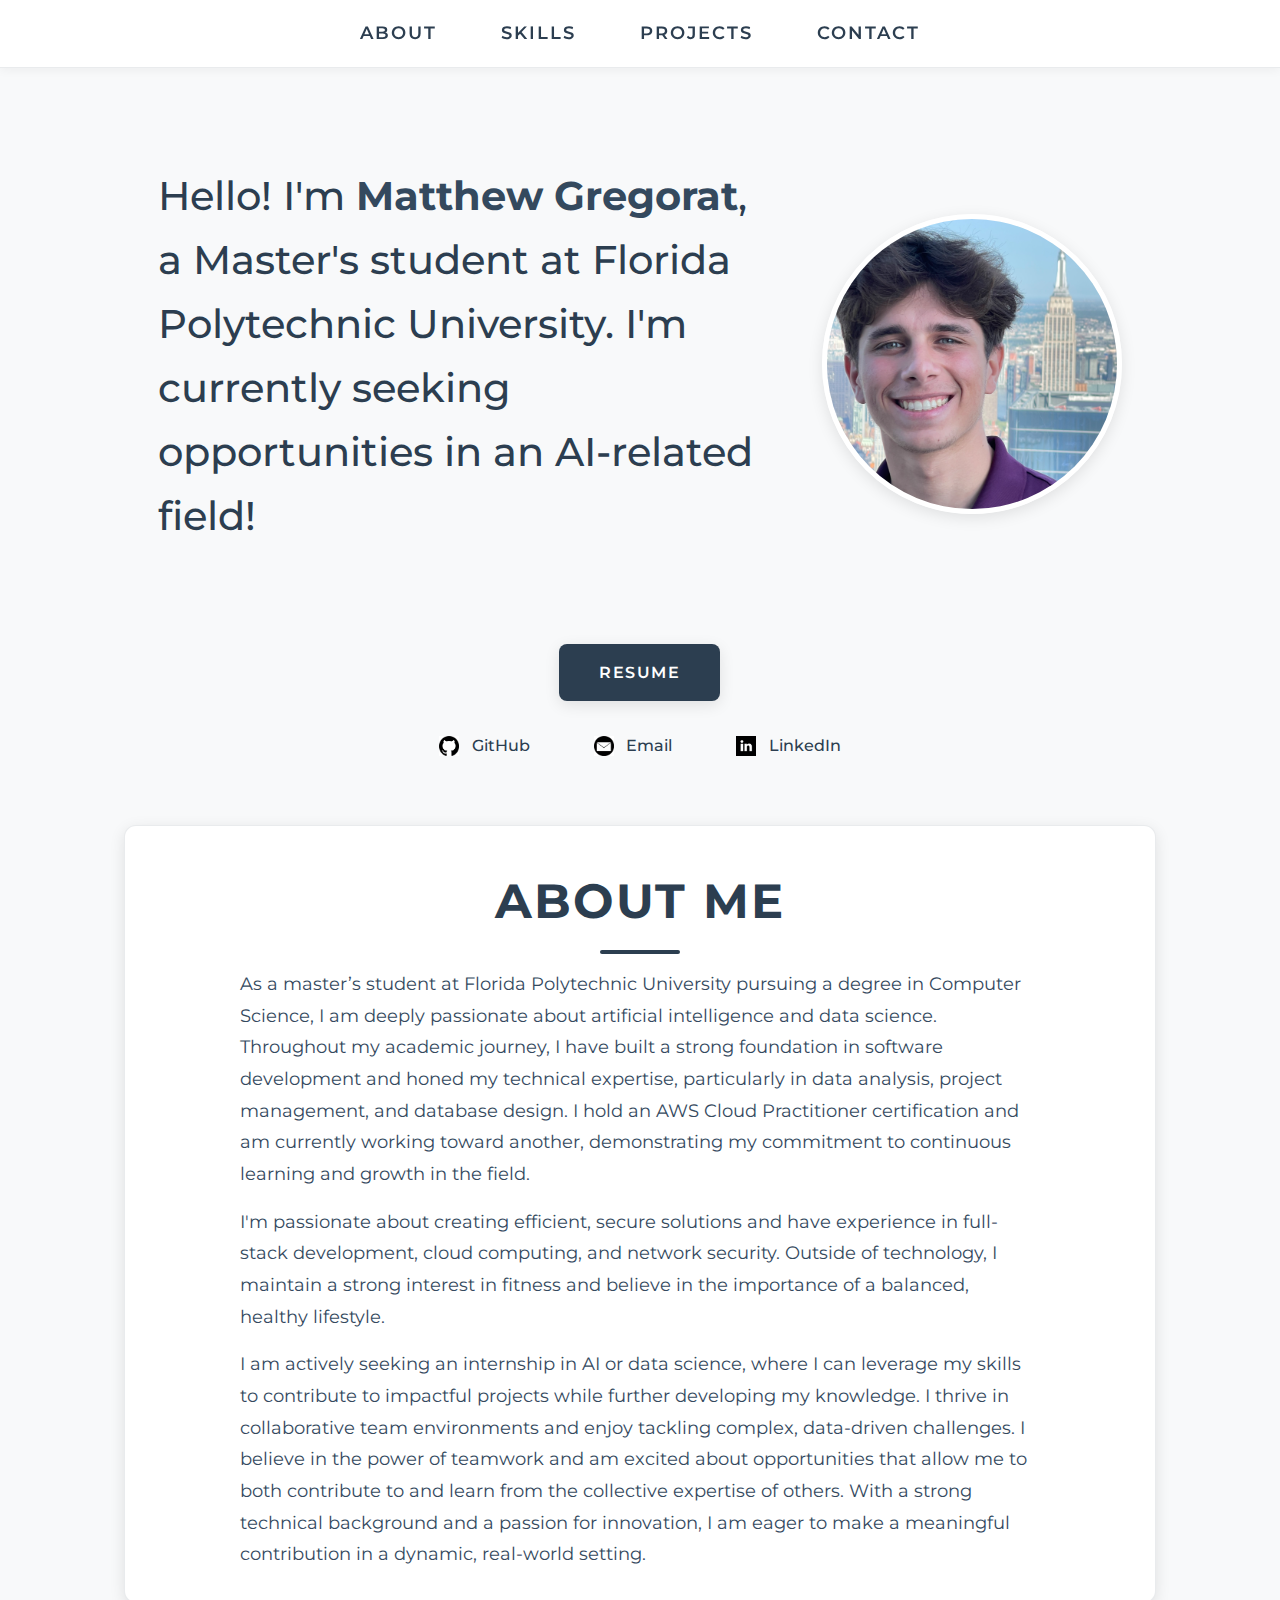
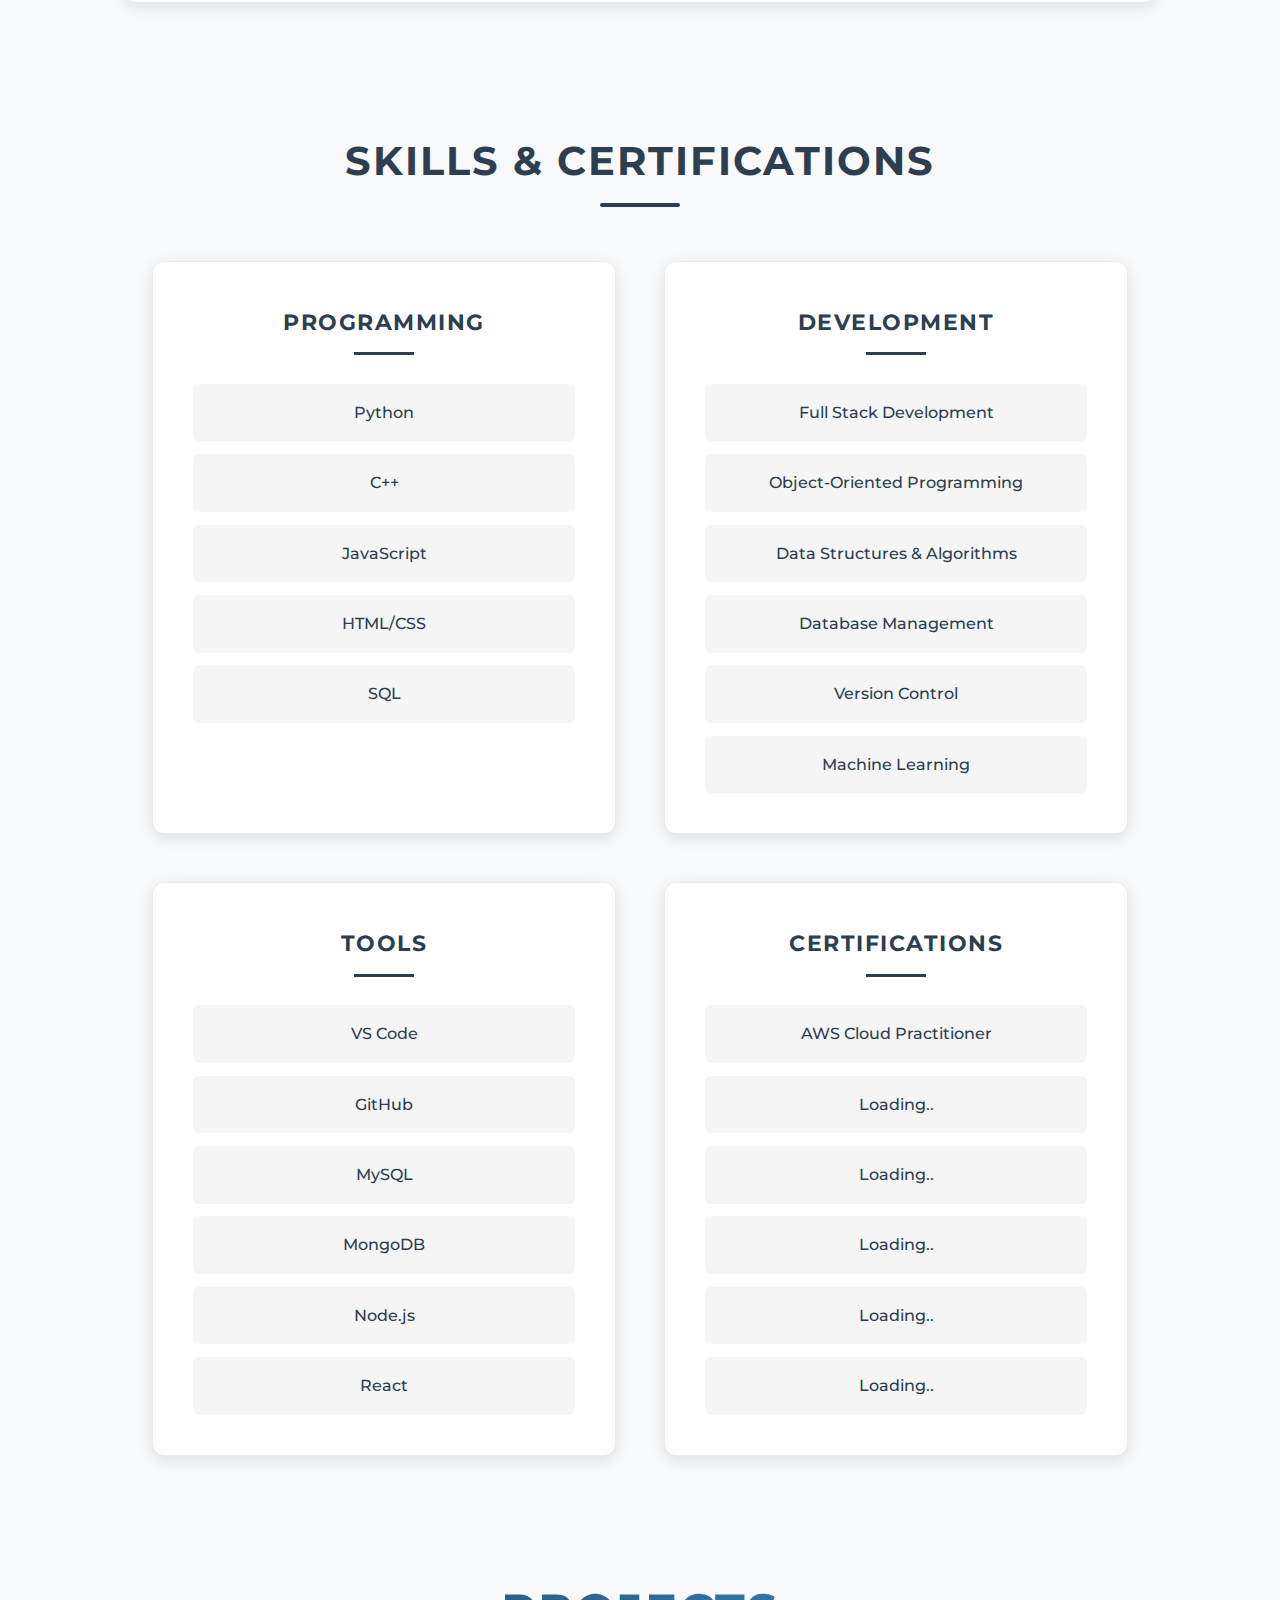
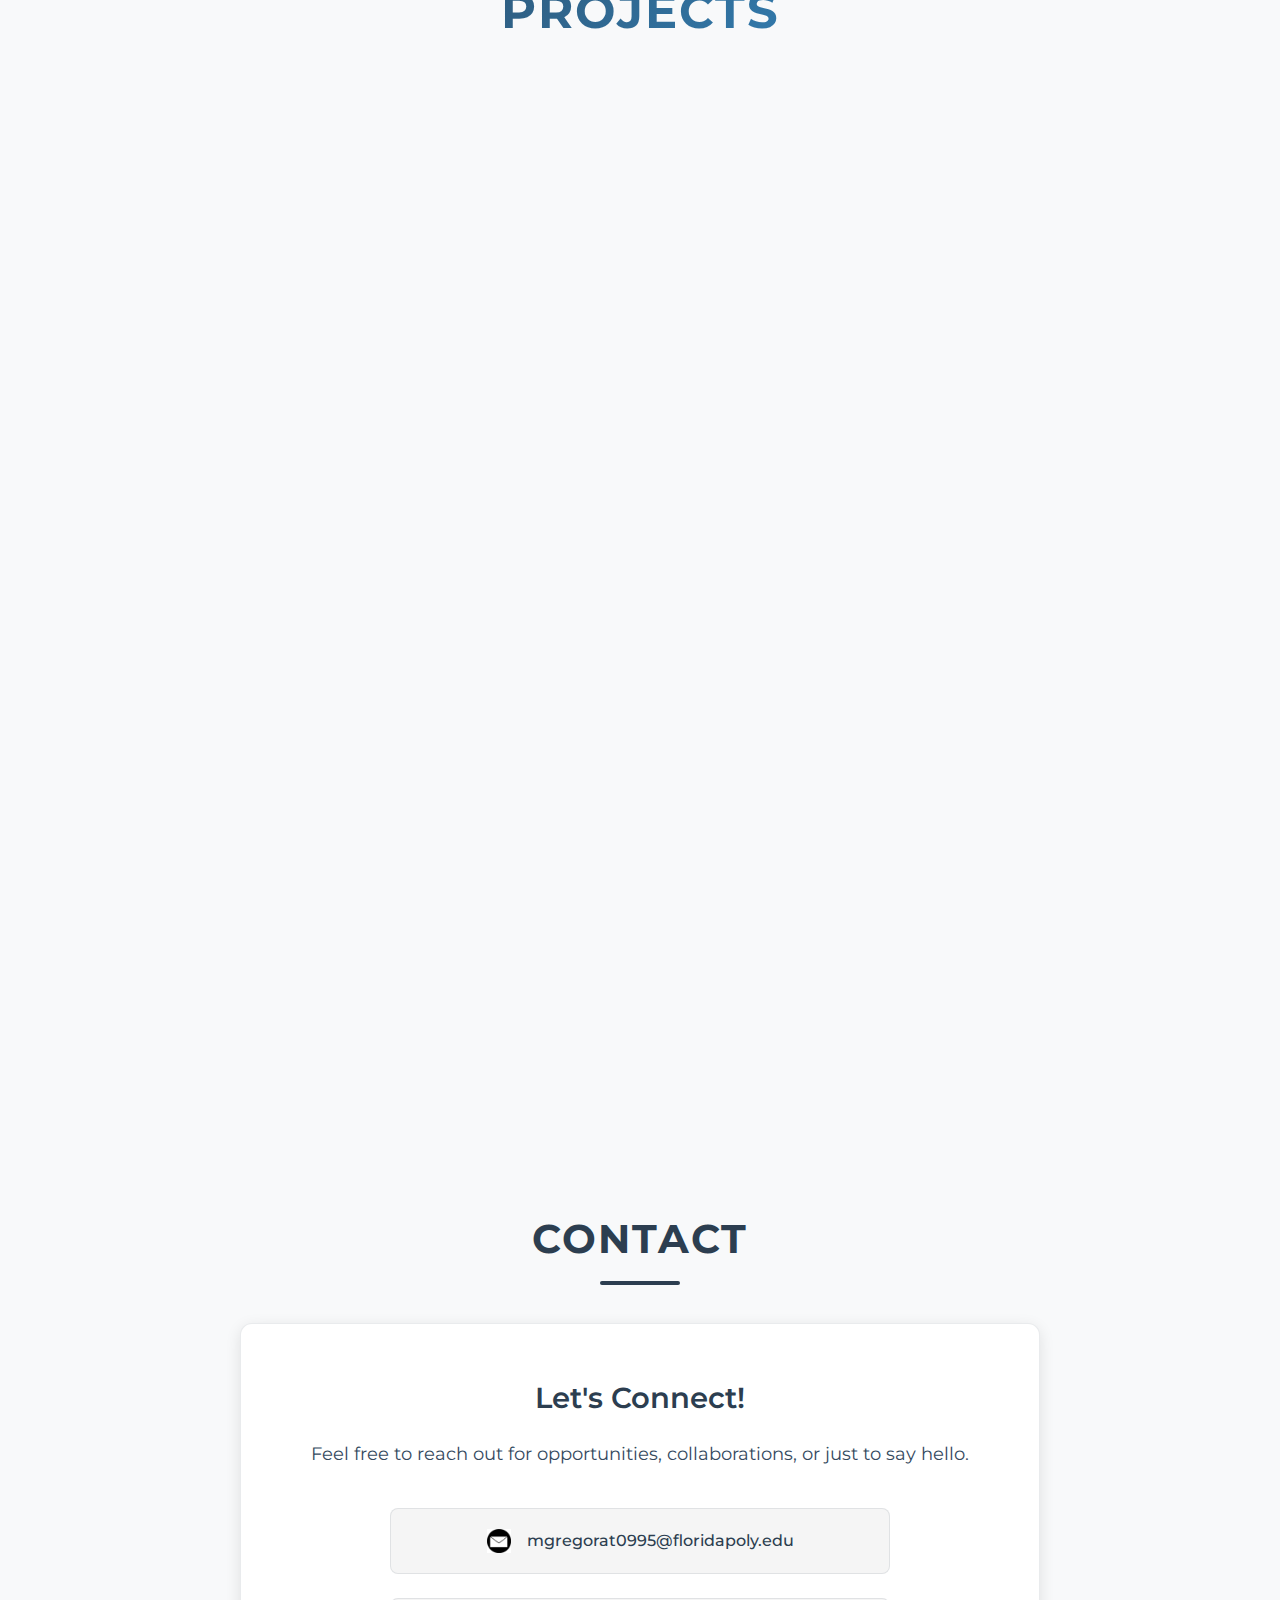
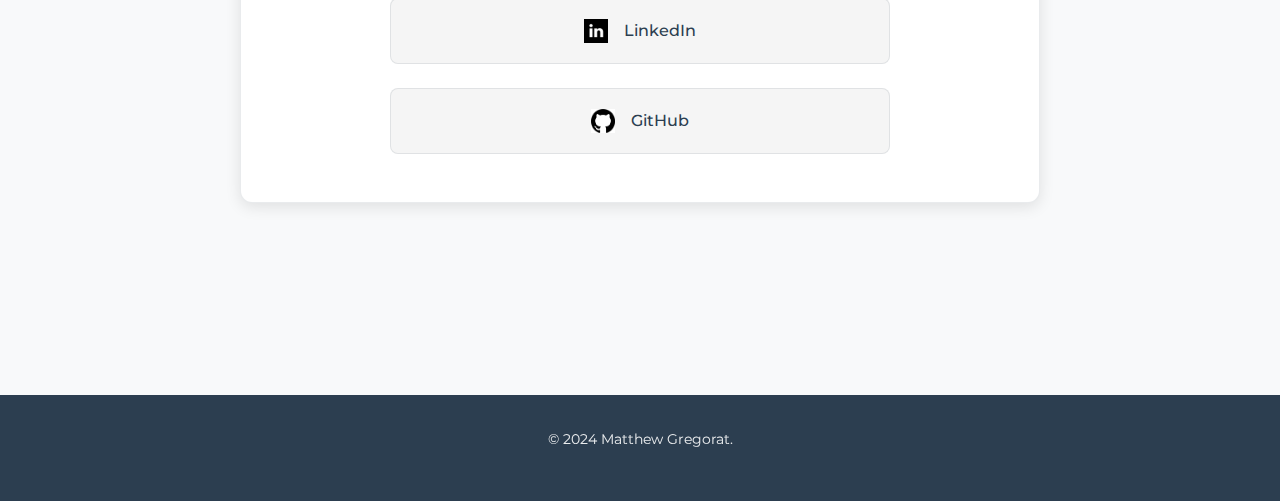
<file: index.html>
<!DOCTYPE html>
<html lang="en">
<head>
    <meta charset="UTF-8">
    <meta name="viewport" content="width=device-width, initial-scale=1.0">
    <title>Matthew Gregorat - Portfolio</title>
    <link rel="stylesheet" href="css/navigation.css">
    <link rel="stylesheet" href="css/style.css">
    <link rel="stylesheet" href="css/skills.css">
    <link rel="stylesheet" href="css/contact.css">
    <link rel="stylesheet" href="css/about.css">
    <link rel="stylesheet" href="css/projects.css">
    <link href="https://fonts.googleapis.com/css2?family=Montserrat:wght@400;500;600;700&display=swap" rel="stylesheet">
</head>
<body>
    <!-- Navigation -->
    <header class="main-navigation">
        <nav>
            <ul>
                <li><a href="#about">About</a></li>
                <li><a href="#skills">Skills</a></li>
                <li><a href="#projects">Projects</a></li>
                <li><a href="#contact">Contact</a></li>
            </ul>
        </nav>
    </header>

    <main>
        <!-- About Section -->
        <section id="about" class="section">
            <div class="profile-section">
                <div class="profile-content">
                    <p class="intro-text">Hello! I'm <span class="name-highlight">Matthew Gregorat</span>, a Master's student at Florida Polytechnic University. I'm currently seeking opportunities in an AI-related field!</p>
                    <div class="profile-image">
                        <img src="images/profile.jpg" alt="Matthew Gregorat">
                    </div>
                </div>
                <div class="profile-buttons">
                    <a href="./documents/NewResume.pdf" class="resume-button" target="_blank">Resume</a>
                    <div class="social-buttons">
                        <a href="https://github.com/mgregorat" target="_blank">
                            <img src="./images/github.png" alt="GitHub" class="icon"> GitHub
                        </a>
                        <a href="mailto:mgregorat0995@floridapoly.edu">
                            <img src="./images/email.png" alt="Email" class="icon"> Email
                        </a>
                        <a href="https://www.linkedin.com/in/matthew-gregorat" target="_blank">
                            <img src="./images/linkedin.jpg" alt="LinkedIn" class="icon"> LinkedIn
                        </a>
                    </div>
                </div>
            </div>
        </section>

        <!-- About Paragraph Section -->
        <section id="para" class="section section--compact section--minimal-spacing">
            <div class="paraMatthew">
                <div class="paraMatthew__container">
                    <h2 class="paraMatthew__title">About Me</h2>
                    <div class="paraMatthew__content">
                        <p class="paraMatthew__text">
                            As a master’s student at Florida Polytechnic University pursuing a degree in Computer Science, I am deeply passionate about artificial intelligence and data science. Throughout my academic journey, I have built a strong foundation in software development and honed my technical expertise, particularly in data analysis, project management, and database design. I hold an AWS Cloud Practitioner certification and am currently working toward another, demonstrating my commitment to continuous learning and growth in the field.
                        </p>
                        <p class="paraMatthew__text">
                            I'm passionate about creating efficient, secure solutions and have experience in full-stack development, 
                            cloud computing, and network security. Outside of technology, I maintain a strong interest in fitness 
                            and believe in the importance of a balanced, healthy lifestyle.
                        </p>
                        <p class="paraMatthew__text">
                            I am actively seeking an internship in AI or data science, where I can leverage my skills to contribute to impactful projects while further developing my knowledge. I thrive in collaborative team environments and enjoy tackling complex, data-driven challenges. I believe in the power of teamwork and am excited about opportunities that allow me to both contribute to and learn from the collective expertise of others. With a strong technical background and a passion for innovation, I am eager to make a meaningful contribution in a dynamic, real-world setting.
                        </p>
                    </div>
                </div>
            </div>
        </section>

        <!-- Skills Section -->
        <section id="skills" class="section section--compact section--minimal-spacing">
            <div class="skills-section">
                <h2>Skills & Certifications</h2>
                <div class="skills-container">
                    <div class="skill-category">
                        <h3>Programming</h3>
                        <ul>
                            <li>Python</li>
                            <li>C++</li>
                            <li>JavaScript</li>
                            <li>HTML/CSS</li>
                            <li>SQL</li>
                        </ul>
                    </div>
                    
                    <div class="skill-category">
                        <h3>Development</h3>
                        <ul>
                            <li>Full Stack Development</li>
                            <li>Object-Oriented Programming</li>
                            <li>Data Structures & Algorithms</li>
                            <li>Database Management</li>
                            <li>Version Control</li>
                            <li>Machine Learning</li>
                        </ul>
                    </div>
                    
                    <div class="skill-category">
                        <h3>Tools</h3>
                        <ul>
                            <li>VS Code</li>
                            <li>GitHub</li>
                            <li>MySQL</li>
                            <li>MongoDB</li>
                            <li>Node.js</li>
                            <li>React</li>
                        </ul>
                    </div>
                    
                    <div class="skill-category">
                        <h3>Certifications</h3>
                        <ul>
                            <li>AWS Cloud Practitioner</li>
                            <li>Loading..</li>
                            <li>Loading..</li>
                            <li>Loading..</li>
                            <li>Loading..</li>
                            <li>Loading..</li>
                        </ul>
                    </div>
                </div>
            </div>
        </section>

        <!-- Projects Section -->
        <section id="projects" class="section section--compact section--minimal-spacing section--reduced-bottom">
            <div class="projectsMatthew">
                <h2 class="projectsMatthew__title">Projects</h2>
                
             

                <!-- Project 2 - Right Aligned -->
                <div class="projectsMatthew__item projectsMatthew__item--right">
                    <div class="projectsMatthew__info">
                        <h3>Stock Price Predictor</h3>
                        <div class="projectsMatthew__tags">
                            <span>Python</span>
                            <span>Apache Kafka</span>
                            <span>Machine Learning</span>
                        </div>
                        <p>A real-time stock market prediction system using data streaming and machine learning. 
                            Achieved 85% accuracy in trend prediction using neural networks and big data processing.</p>
                        <div class="projectsMatthew__links">
                        </div>
                    </div>
                    <div class="projectsMatthew__image">
                        <img src="images/stock.png" alt="Project 2">
                    </div>
                </div>

                   <!-- Project 1 - Left Aligned -->
                   <div class="projectsMatthew__item projectsMatthew__item--left">
                    <div class="projectsMatthew__image">
                        <img src="images/portfolio.png" alt="Project 1">
                    </div>
                    <div class="projectsMatthew__info">
                        <h3>Portfolio Website</h3>
                        <div class="projectsMatthew__tags">
                            <span>HTML</span>
                            <span>CSS</span>
                            <span>JavaScript</span>
                        </div>
                        <p>This website! - A responsive personal portfolio website built from scratch. Features smooth animations, 
                           clean UI/UX design, and modern web development practices.</p>
                        <div class="projectsMatthew__links">
                        </div>
                    </div>
                </div>
                <!-- Project 3 - Left Aligned -->
                <div class="projectsMatthew__item projectsMatthew__item--right">
                    <div class="projectsMatthew__image">
                        <img src="images/weather.png" alt="Project 3">
                    </div>
                    <div class="projectsMatthew__info">
                        <h3>Weather Dashboard</h3>
                        <div class="projectsMatthew__tags">
                            <span>JavaScript (React)</span>
                            <span>API Integration</span>
                            <span>CSS</span>
                        </div>
                        <p>A weather dashboard that provides real-time weather data and forecasts 
                           using external API integration and dynamic updates.</p>
                        <div class="projectsMatthew__links">
                        </div>
                    </div>
                </div>
            </div>
        </section>

        <!-- Contact Section -->
        <section id="contact" class="section">
            <div class="contact-section">
                <h2>Contact</h2>
                <div class="contact-container">
                    <div class="contact-info">
                        <h3>Let's Connect!</h3>
                        <p>Feel free to reach out for opportunities, collaborations, or just to say hello.</p>
                        <div class="contact-methods">
                            <a href="mailto:mgregorat0995@floridapoly.edu" class="contact-item">
                                <img src="./images/email.png" alt="Email" class="contact-icon">
                                <span>mgregorat0995@floridapoly.edu</span>
                            </a>
                            <a href="https://www.linkedin.com/in/matthew-gregorat" target="_blank" class="contact-item">
                                <img src="./images/linkedin.jpg" alt="LinkedIn" class="contact-icon">
                                <span>LinkedIn</span>
                            </a>
                            <a href="https://github.com/mgregorat" target="_blank" class="contact-item">
                                <img src="./images/github.png" alt="GitHub" class="contact-icon">
                                <span>GitHub</span>
                            </a>
                        </div>
                    </div>
                </div>
            </div>
        </section>
    </main>

    <footer>
        <p>&copy; 2024 Matthew Gregorat.</p>
    </footer>
</body>
</html>
</file>
<file: css/navigation.css>
/* Navigation Menu - Completely Separated */
.main-navigation {
    background-color: white;
    padding: 1.2rem 0;
    margin-bottom: 2rem;
    box-shadow: 0 2px 10px rgba(0, 0, 0, 0.05);
    position: sticky;
    top: 0;
    z-index: 1000;
    border-bottom: 1px solid rgba(44, 62, 80, 0.1);
}

.main-navigation nav {
    max-width: 1200px;
    margin: 0 auto;
    padding: 0 2rem;
}

.main-navigation nav ul {
    list-style: none;
    display: flex;
    justify-content: center;
    gap: 4rem;
    margin: 0;
    padding: 0;
}

.main-navigation nav ul li a {
    position: relative;
    text-decoration: none;
    color: #2c3e50;
    font-family: 'Montserrat', sans-serif;
    font-size: 1.1rem;
    font-weight: 600;
    text-transform: uppercase;
    letter-spacing: 2px;
    padding: 0.5rem 0;
    transition: color 0.3s ease;
}

.main-navigation nav ul li a::after {
    content: '';
    position: absolute;
    bottom: -2px;
    left: 0;
    width: 0;
    height: 2px;
    background-color: #2c3e50;
    transition: width 0.3s ease;
}

.main-navigation nav ul li a:hover {
    color: #34495e;
}

.main-navigation nav ul li a:hover::after {
    width: 100%;
}

/* Active state for current section */
.main-navigation nav ul li a.active {
    color: #34495e;
}

.main-navigation nav ul li a.active::after {
    width: 100%;
}

/* Responsive Design */
@media (max-width: 768px) {
    .main-navigation nav ul {
        gap: 2rem;
    }

    .main-navigation nav ul li a {
        font-size: 1rem;
    }
}

@media (max-width: 480px) {
    .main-navigation nav ul {
        gap: 1rem;
    }

    .main-navigation nav ul li a {
        font-size: 0.9rem;
        letter-spacing: 1px;
    }
}

/* Remove position: fixed and related styles */
.navbar {
    width: 100%;
    background-color: #2c3e50;
    padding: 1rem 0;
    z-index: 1000;
}

/* Remove top: 0 and position: fixed */
.nav-container {
    max-width: 1200px;
    margin: 0 auto;
    padding: 0 2rem;
    display: flex;
    justify-content: space-between;
    align-items: center;
}
</file>
<file: css/style.css>
/* Root Variables */
:root {
    --primary-color: #2c3e50;
    --secondary-color: #34495e;
    --accent-color: #3498db;
    --background-color: #f8f9fa;
    --text-color: #2c3e50;
    --shadow-sm: 0 2px 4px rgba(0,0,0,0.05);
    --shadow-md: 0 4px 6px rgba(0,0,0,0.07);
    --shadow-lg: 0 10px 15px rgba(0,0,0,0.1);
    --gradient-primary: linear-gradient(135deg, #2c3e50, #3498db);
    --hover-color: rgba(44, 62, 80, 0.1);
}

/* Base Styles */
* {
    margin: 0;
    padding: 0;
    box-sizing: border-box;
}

body {
    font-family: 'Montserrat', sans-serif;
    background-color: var(--background-color);
    color: var(--text-color);
    line-height: 1.6;
}

/* Section Styling */
.section {
    position: relative;
    padding: 2rem 2rem;
    overflow: hidden;
    margin: 0 auto;
    max-width: 1200px;
}

/* Profile Section */
.profile-section {
    max-width: 1200px;
    margin: 0 auto;
    display: flex;
    flex-direction: column;
    align-items: center;
    gap: 3rem;
}

.profile-content {
    display: flex;
    align-items: center;
    gap: 4rem;
    margin-bottom: 2rem;
}

/* Profile Image */
.profile-image {
    width: 300px;
    height: 300px;
    border-radius: 50%;
    overflow: hidden;
    border: 5px solid white;
    box-shadow: 0 4px 15px rgba(0, 0, 0, 0.1);
    transition: transform 0.3s ease;
}

.profile-image:hover {
    transform: scale(1.02);
}

.profile-image img {
    width: 100%;
    height: 100%;
    object-fit: cover;
}

/* Intro Text */
.intro-text {
    font-size: 2.5rem;
    color: var(--primary-color);
    line-height: 1.6;
    font-weight: 500;
    max-width: 600px;
    animation: fadeIn 1s ease-out;
}

.name-highlight {
    color: var(--secondary-color);
    font-weight: 700;
    position: relative;
    display: inline-block;
}

/* Profile Buttons */
.profile-buttons {
    display: flex;
    flex-direction: column;
    gap: 1.5rem;
    align-items: center;
}

.resume-button {
    background-color: var(--primary-color);
    color: white;
    padding: 1rem 2.5rem;
    border-radius: 8px;
    text-decoration: none;
    font-weight: 600;
    letter-spacing: 1.5px;
    text-transform: uppercase;
    transition: all 0.3s ease;
    box-shadow: 0 4px 15px rgba(0, 0, 0, 0.1);
}

.resume-button:hover {
    background-color: var(--secondary-color);
    transform: translateY(-2px);
    box-shadow: 0 6px 20px rgba(0, 0, 0, 0.15);
}

/* Social Buttons */
.social-buttons {
    display: flex;
    gap: 2rem;
}

.social-buttons a {
    display: flex;
    align-items: center;
    text-decoration: none;
    color: var(--primary-color);
    font-weight: 500;
    transition: all 0.3s ease;
    padding: 0.5rem 1rem;
    border-radius: 6px;
}

.social-buttons a:hover {
    background-color: var(--hover-color);
    transform: translateY(-2px);
}

.icon {
    width: 20px;
    height: 20px;
    margin-right: 0.8rem;
}

/* Animations */
@keyframes fadeIn {
    from {
        opacity: 0;
        transform: translateY(10px);
    }
    to {
        opacity: 1;
        transform: translateY(0);
    }
}

/* Smooth scrolling */
html {
    scroll-behavior: smooth;
}

/* Responsive Design */
@media (max-width: 1024px) {
    .profile-content {
        flex-direction: column-reverse;
        text-align: center;
        gap: 2rem;
    }

    .intro-text {
        font-size: 2rem;
    }
}

@media (max-width: 768px) {
    .section {
        padding: 4rem 1rem;
    }

    .profile-image {
        width: 250px;
        height: 250px;
    }

    .social-buttons {
        flex-direction: column;
        gap: 1rem;
    }
}

/* Container and Section Alignment */
main {
    max-width: 1200px;
    margin: 0 auto;
    padding: 2rem;
}

/* Skills Grid Layout */
.skills-grid {
    display: grid;
    grid-template-columns: repeat(auto-fit, minmax(300px, 1fr));
    gap: 2rem;
    margin: 3rem auto;
    max-width: 900px;
}

.skill-card {
    text-align: center;
    padding: 2rem;
    background: white;
    border-radius: 12px;
    box-shadow: 0 2px 10px rgba(0,0,0,0.1);
    transition: transform 0.3s ease;
}

.skill-card:hover {
    transform: translateY(-5px);
}

/* Project Card Enhancement */
.project-card {
    border: 1px solid #eee;
    border-radius: 12px;
    padding: 1.5rem;
    margin: 2rem 0;
    background-color: #fff;
    transition: transform 0.3s ease, box-shadow 0.3s ease;
    display: grid;
    grid-template-columns: 1fr 1fr;
    gap: 2rem;
    align-items: center;
}

.project-card:hover {
    transform: translateY(-5px);
    box-shadow: 0 5px 15px rgba(0, 0, 0, 0.1);
}

.project-card img {
    width: 100%;
    border-radius: 8px;
    box-shadow: 0 2px 8px rgba(0, 0, 0, 0.1);
}

.project-card .project-content {
    text-align: left;
}

/* Button Alignment */
.button {
    display: inline-block;
    padding: 0.8rem 1.5rem;
    margin: 1rem 0;
    text-align: center;
}

.project-links {
    display: flex;
    gap: 1rem;
    margin-top: 1.5rem;
}

/* Responsive Design */
@media (max-width: 768px) {
    .project-card {
        grid-template-columns: 1fr;
    }
    
    .section {
        padding: 2rem 1rem;
    }
    
    h2.slide-in {
        font-size: 2.5rem;
    }
    
    .intro-text {
        font-size: 1.1rem;
        padding: 0 1rem;
    }
}

/* Page Transitions */
.fade-in {
    animation: fadeIn 0.5s ease-in;
}

/* Navigation Enhancement */
header nav ul {
    list-style: none;
    display: flex;
    justify-content: center;
    gap: 3rem;
    padding: 0.5rem 0;
    margin-bottom: 1rem;
}

header nav ul li a {
    position: relative;
}

header nav ul li a::after {
    content: '';
    position: absolute;
    bottom: -5px;
    left: 0;
    width: 0;
    height: 2px;
    background-color: #fff;
    transition: width 0.3s ease;
}

header nav ul li a:hover::after {
    width: 100%;
}

h2.slide-in {
    font-family: 'Montserrat', sans-serif;  /* More modern font */
    color: #2c3e50;  /* Dark blue-grey color */
    font-size: 3rem;
    font-weight: 700;
    text-transform: uppercase;
    letter-spacing: 2px;
    animation: slideInFromLeft 1s ease-out;
}

/* Style for all main section headers */
.section h2 {
    font-family: 'Montserrat', sans-serif;
    color: #2c3e50;
    font-size: 3rem;
    font-weight: 700;
    text-transform: uppercase;
    letter-spacing: 2px;
    animation: slideInFromLeft 1s ease-out;
}

/* Style for skill cards */
.skill-card h3 {
    font-family: 'Montserrat', sans-serif;
    color: #2c3e50;
    font-size: 1.8rem;
    font-weight: 600;
    margin-bottom: 1rem;
}

.skill-card p {
    font-family: 'Montserrat', sans-serif;
    color: #34495e;
    font-size: 1.1rem;
    line-height: 1.6;
}

/* Style for project section */
.project-content h3 {
    font-family: 'Montserrat', sans-serif;
    color: #2c3e50;
    font-size: 2rem;
    font-weight: 600;
    margin-bottom: 1rem;
}

.project-content p {
    font-family: 'Montserrat', sans-serif;
    color: #34495e;
    font-size: 1.1rem;
    line-height: 1.8;
    margin-bottom: 1.5rem;
}

/* Animations */
@keyframes slideInFromLeft {
    0% {
        transform: translateX(-100%);
        opacity: 0;
    }
    100% {
        transform: translateX(0);
        opacity: 1;
    }
}

/* Adjust specific section margins */
.paraMatthew {
    width: 100%;
    max-width: 1200px;
    margin: 2rem auto;
    padding: 20px;
}

.projectsMatthew {
    width: 100%;
    max-width: 1200px;
    margin: 2rem auto;
    padding: 20px;
}

/* If you have other sections, you can adjust their margins similarly */
.skills-section, .contact-section {
    margin: 2rem auto;
}

/* Add this to your existing CSS */
.section--no-bottom {
    padding-bottom: 0;
    margin-bottom: 0;
}

.section--compact {
    padding: 1.5rem 2rem;
    min-height: auto;
}

.section--minimal-spacing {
    padding-top: 1rem;
    margin-top: -0.5rem;
}

/* Ensure text has room to breathe */
p, h2, h3 {
    margin-bottom: 1.5rem;
    line-height: 1.8;
}

/* Enhance spacing between different content blocks */
.content-block {
    margin-bottom: 2.5rem;
}

/* Adjust spacing for the contact section */
#contact {
    padding-top: 0.5rem;
    margin-top: -0.5rem;
}

/* Add extra class for minimal bottom spacing to projects section */
.section--reduced-bottom {
    padding-bottom: 0.5rem;
    margin-bottom: 0;
}

/* Skills section adjustment */
#skills {
    padding-top: 1rem;
    margin-bottom: 1rem;
}

/* Projects section adjustment */
#projects {
    padding-top: 1rem;
    margin-bottom: 0.5rem;
}

/* About section adjustment */
#para {
    padding-top: 1.5rem;
    margin-bottom: 1rem;
}

/* Text spacing */
h2 {
    margin-bottom: 1.5rem;
}

h3 {
    margin-bottom: 1rem;
}

p {
    margin-bottom: 1rem;
}

/* Mobile-specific adjustments */
@media screen and (max-width: 768px) {
    .section {
        padding: 1.5rem 1rem;
    }

    .section--compact {
        padding: 1rem;
    }

    h2 {
        font-size: 1.8rem;
        margin-bottom: 1rem;
    }

    h3 {
        font-size: 1.4rem;
    }

    p {
        font-size: 0.95rem;
        line-height: 1.6;
    }
}
</file>
<file: css/skills.css>
/* Skills Section Styling */
.skills-section {
    width: 100%;
    max-width: 1200px;
    margin: 4rem auto;
    padding: 0 2rem;
    animation: fadeIn 1s ease-out;
}

.skills-section h2 {
    font-family: 'Montserrat', sans-serif;
    font-size: 2.5rem;
    color: #2c3e50;
    text-align: center;
    margin-bottom: 3rem;
    font-weight: 700;
    text-transform: uppercase;
    letter-spacing: 2px;
    position: relative;
}

.skills-section h2::after {
    content: '';
    position: absolute;
    bottom: -10px;
    left: 50%;
    transform: translateX(-50%);
    width: 80px;
    height: 4px;
    background-color: #2c3e50;
    border-radius: 2px;
}

.skills-container {
    display: grid;
    grid-template-columns: repeat(2, 1fr);
    grid-template-rows: repeat(2, auto);
    gap: 3rem;
    padding: 1rem;
}

.skill-category {
    background: white;
    border-radius: 12px;
    padding: 2.5rem;
    box-shadow: 0 4px 15px rgba(0, 0, 0, 0.1);
    transition: all 0.3s ease;
    border: 1px solid rgba(44, 62, 80, 0.1);
    display: flex;
    flex-direction: column;
    position: relative;
    overflow: hidden;
}

.skill-category::before {
    content: '';
    position: absolute;
    top: 0;
    left: 0;
    width: 100%;
    height: 4px;
    background: linear-gradient(to right, #2c3e50, #3498db);
    transform: scaleX(0);
    transform-origin: left;
    transition: transform 0.3s ease;
}

.skill-category:hover {
    transform: translateY(-5px);
    box-shadow: 0 8px 25px rgba(0, 0, 0, 0.15);
}

.skill-category:hover::before {
    transform: scaleX(1);
}

.skill-category h3 {
    color: #2c3e50;
    font-family: 'Montserrat', sans-serif;
    font-size: 1.4rem;
    font-weight: 700;
    text-transform: uppercase;
    letter-spacing: 1.5px;
    margin-bottom: 1.8rem;
    text-align: center;
    position: relative;
    padding-bottom: 0.8rem;
}

.skill-category h3::after {
    content: '';
    position: absolute;
    bottom: 0;
    left: 50%;
    transform: translateX(-50%);
    width: 60px;
    height: 3px;
    background-color: #2c3e50;
}

.skill-category ul {
    list-style: none;
    padding: 0;
    margin: 0;
    flex-grow: 1;
    display: flex;
    flex-direction: column;
    gap: 0.8rem;
}

.skill-category li {
    padding: 1rem;
    border-radius: 6px;
    background-color: #f5f5f5;
    transition: all 0.3s ease;
    cursor: pointer;
    font-family: 'Montserrat', sans-serif;
    font-size: 1rem;
    font-weight: 500;
    text-align: center;
    color: #2c3e50;
    position: relative;
    overflow: hidden;
}

.skill-category li::before {
    content: '';
    position: absolute;
    left: 0;
    top: 0;
    height: 100%;
    width: 3px;
    background-color: #2c3e50;
    transform: scaleY(0);
    transition: transform 0.3s ease;
}

.skill-category li:hover {
    background-color: #2c3e50;
    color: white;
    transform: translateX(5px);
}

.skill-category li:hover::before {
    transform: scaleY(1);
}

/* Animation */
@keyframes fadeIn {
    from {
        opacity: 0;
        transform: translateY(20px);
    }
    to {
        opacity: 1;
        transform: translateY(0);
    }
}

/* Responsive Design */
@media (max-width: 1024px) {
    .skills-container {
        gap: 2rem;
    }
}

/* Mobile adjustments for skills section */
@media screen and (max-width: 768px) {
    .skills-grid {
        grid-template-columns: repeat(2, 1fr);
        gap: 1rem;
    }

    .skill-item {
        padding: 0.8rem;
    }

    .skill-title {
        font-size: 0.9rem;
    }
}
</file>
<file: css/contact.css>
/* Contact Section Styling */
.contact-section {
    width: 100%;
    max-width: 1200px;
    margin: 4rem auto;
    padding: 0 2rem;
    animation: fadeIn 1s ease-out;
}

.contact-section h2 {
    font-family: 'Montserrat', sans-serif;
    font-size: 2.5rem;
    color: #2c3e50;
    text-align: center;
    margin-bottom: 3rem;
    font-weight: 700;
    text-transform: uppercase;
    letter-spacing: 2px;
    position: relative;
}

.contact-section h2::after {
    content: '';
    position: absolute;
    bottom: -10px;
    left: 50%;
    transform: translateX(-50%);
    width: 80px;
    height: 4px;
    background-color: #2c3e50;
    border-radius: 2px;
}

.contact-container {
    background: white;
    border-radius: 12px;
    padding: 3rem;
    box-shadow: 0 4px 15px rgba(0, 0, 0, 0.1);
    transition: transform 0.3s ease;
    border: 1px solid rgba(44, 62, 80, 0.1);
    max-width: 800px;
    margin: 0 auto;
}

.contact-info {
    text-align: center;
}

.contact-info h3 {
    font-family: 'Montserrat', sans-serif;
    font-size: 1.8rem;
    color: #2c3e50;
    margin-bottom: 1rem;
    font-weight: 600;
}

.contact-info p {
    font-family: 'Montserrat', sans-serif;
    font-size: 1.1rem;
    color: #34495e;
    margin-bottom: 2.5rem;
    line-height: 1.6;
}

.contact-methods {
    display: flex;
    flex-direction: column;
    gap: 1.5rem;
    max-width: 500px;
    margin: 0 auto;
}

.contact-item {
    display: flex;
    align-items: center;
    justify-content: center;
    gap: 1rem;
    padding: 1.2rem;
    background-color: #f5f5f5;
    border-radius: 8px;
    text-decoration: none;
    color: #2c3e50;
    transition: all 0.3s ease;
    border: 1px solid rgba(44, 62, 80, 0.1);
    position: relative;
    overflow: hidden;
}

.contact-item::before {
    content: '';
    position: absolute;
    left: 0;
    top: 0;
    height: 100%;
    width: 3px;
    background-color: #2c3e50;
    transform: scaleY(0);
    transition: transform 0.3s ease;
}

.contact-item:hover {
    transform: translateX(10px);
    background-color: #2c3e50;
    color: white;
}

.contact-item:hover::before {
    transform: scaleY(1);
}

.contact-icon {
    width: 24px;
    height: 24px;
    transition: transform 0.3s ease;
}

.contact-item:hover .contact-icon {
    transform: scale(1.1);
}

.contact-item span {
    font-family: 'Montserrat', sans-serif;
    font-size: 1rem;
    font-weight: 500;
}

/* Footer Styling */
footer {
    text-align: center;
    padding: 2rem;
    background-color: #2c3e50;
    color: white;
    margin-top: 4rem;
}

footer p {
    font-size: 0.9rem;
    opacity: 0.9;
}

/* Animation */
@keyframes fadeIn {
    from {
        opacity: 0;
        transform: translateY(20px);
    }
    to {
        opacity: 1;
        transform: translateY(0);
    }
}

/* Responsive Design */
@media (max-width: 768px) {
    .contact-section {
        padding: 0 1rem;
    }
    
    .contact-container {
        padding: 2rem;
    }
    
    .contact-info h3 {
        font-size: 1.5rem;
    }
    
    .contact-info p {
        font-size: 1rem;
    }
    
    .contact-item {
        padding: 1rem;
    }
}

/* Mobile adjustments for contact section */
@media screen and (max-width: 768px) {
    .contact-container {
        padding: 1rem;
    }

    .contact-info {
        gap: 1rem;
    }

    .contact-item {
        padding: 0.8rem;
        font-size: 0.9rem;
    }
}
</file>
<file: css/about.css>
.para-section h3 {
text-align:center;
font-family: 'Montserrat', sans-serif;
font-size: 2rem;
color: #2c3e50;
margin-top: 0;


}

/* About Paragraph Section - BEM namespaced */
.paraMatthew {
    width: 100%;
    max-width: 1200px;
    margin: 0 auto;
    padding: 10px 20px;
}

.paraMatthew__container {
    background: white;
    border-radius: 12px;
    padding: 2rem;
    box-shadow: 0 4px 15px rgba(0, 0, 0, 0.1);
    border: 1px solid rgba(44, 62, 80, 0.1);
    transition: transform 0.3s ease;
}

.paraMatthew__title {
    color: #2c3e50;
    font-size: 2.5rem;
    text-align: center;
    margin-bottom: 1.5rem;
    font-weight: 700;
    text-transform: uppercase;
    letter-spacing: 2px;
    position: relative;
}

.paraMatthew__title::after {
    content: '';
    position: absolute;
    bottom: -10px;
    left: 50%;
    transform: translateX(-50%);
    width: 80px;
    height: 4px;
    background-color: #2c3e50;
    border-radius: 2px;
}

.paraMatthew__content {
    max-width: 800px;
    margin: 0 auto;
}

.paraMatthew__text {
    color: #34495e;
    font-size: 1.1rem;
    line-height: 1.8;
    margin-bottom: 1rem;
    font-family: 'Montserrat', sans-serif;
}

.paraMatthew__text:last-child {
    margin-bottom: 0;
}

/* Responsive Design */
@media (max-width: 768px) {
    .paraMatthew__container {
        padding: 2rem;
    }

    .paraMatthew__title {
        font-size: 2rem;
    }

    .paraMatthew__text {
        font-size: 1rem;
        line-height: 1.6;
    }
}

/* Mobile adjustments for about section */
@media screen and (max-width: 768px) {
    .paraMatthew {
        padding: 10px;
    }

    .paraMatthew__container {
        padding: 1.5rem;
    }

    .paraMatthew__text {
        font-size: 0.95rem;
        line-height: 1.6;
        margin-bottom: 1rem;
    }
}
</file>
<file: css/projects.css>
/* Projects Section Styling */
.projects-section {
    width: 100%;
    max-width: 1200px;
    margin: 4rem auto;
    padding: 0 2rem;
    animation: fadeIn 1s ease-out;
}

.projects-section h2 {
    font-family: 'Montserrat', sans-serif;
    font-size: 2.5rem;
    color: #2c3e50;
    text-align: center;
    margin-bottom: 3rem;
    font-weight: 700;
    text-transform: uppercase;
    letter-spacing: 2px;
    position: relative;
}

.projects-section h2::after {
    content: '';
    position: absolute;
    bottom: -10px;
    left: 50%;
    transform: translateX(-50%);
    width: 80px;
    height: 4px;
    background-color: #2c3e50;
    border-radius: 2px;
}

.projects-container {
    display: grid;
    grid-template-columns: repeat(auto-fit, minmax(300px, 1fr));
    gap: 2.5rem;
    padding: 1rem;
}

.project-card {
    background: white;
    border-radius: 12px;
    overflow: hidden;
    box-shadow: 0 4px 15px rgba(0, 0, 0, 0.1);
    transition: all 0.3s ease;
    border: 1px solid rgba(44, 62, 80, 0.1);
    position: relative;
}

.project-card:hover {
    transform: translateY(-5px);
    box-shadow: 0 8px 25px rgba(0, 0, 0, 0.15);
}

.project-image {
    width: 100%;
    height: 200px;
    overflow: hidden;
    position: relative;
}

.project-image img {
    width: 100%;
    height: 100%;
    object-fit: cover;
    transition: transform 0.3s ease;
}

.project-card:hover .project-image img {
    transform: scale(1.05);
}

.project-content {
    padding: 1.5rem;
}

.project-title {
    font-size: 1.3rem;
    font-weight: 700;
    color: #2c3e50;
    margin-bottom: 1rem;
}

.project-description {
    font-size: 0.95rem;
    color: #34495e;
    line-height: 1.6;
    margin-bottom: 1.5rem;
}

.project-tech {
    display: flex;
    flex-wrap: wrap;
    gap: 0.5rem;
    margin-bottom: 1.5rem;
}

.tech-tag {
    background-color: #f5f5f5;
    padding: 0.4rem 0.8rem;
    border-radius: 4px;
    font-size: 0.85rem;
    color: #2c3e50;
    font-weight: 500;
}

.project-links {
    display: flex;
    gap: 1rem;
}

.project-link {
    padding: 0.8rem 1.2rem;
    border-radius: 6px;
    text-decoration: none;
    font-weight: 600;
    font-size: 0.9rem;
    transition: all 0.3s ease;
}

.live-link {
    background-color: #2c3e50;
    color: white;
}

.github-link {
    background-color: #f5f5f5;
    color: #2c3e50;
}

.project-link:hover {
    transform: translateY(-2px);
    box-shadow: 0 4px 12px rgba(0, 0, 0, 0.1);
}

/* Featured Project Styling */
.project-card.featured {
    grid-column: 1 / -1;
    display: grid;
    grid-template-columns: 1.5fr 1fr;
    gap: 2rem;
    padding: 2rem;
}

.project-card.featured .project-image {
    height: 100%;
}

/* Animation */
@keyframes fadeIn {
    from {
        opacity: 0;
        transform: translateY(20px);
    }
    to {
        opacity: 1;
        transform: translateY(0);
    }
}

/* Responsive Design */
@media (max-width: 1024px) {
    .project-card.featured {
        grid-template-columns: 1fr;
    }
    
    .project-card.featured .project-image {
        height: 300px;
    }
}

@media (max-width: 768px) {
    .projects-section {
        padding: 0 1rem;
    }
    
    .projects-container {
        grid-template-columns: 1fr;
    }
    
    .project-card.featured .project-image {
        height: 200px;
    }
}

.projectsMatthew {
    width: 100%;
    max-width: 1200px;
    margin: -1rem auto 0;
    padding: 0 20px;
}

.projectsMatthew__title {
    text-align: center;
    font-size: 2.5rem;
    color: var(--primary-color);
    margin-bottom: 2rem;
    font-weight: 700;
    position: relative;
    background: var(--gradient-primary);
    -webkit-background-clip: text;
    -webkit-text-fill-color: transparent;
}

.projectsMatthew__item {
    display: flex;
    align-items: center;
    margin-bottom: 2rem;
    gap: 2rem;
    opacity: 0;
    transform: translateY(20px);
    animation: fadeInUp 0.6s ease forwards;
    background: white;
    border-radius: 16px;
    padding: 1rem;
    box-shadow: var(--shadow-md);
    transition: all 0.3s ease;
}

.projectsMatthew__item:hover {
    transform: translateY(-5px);
    box-shadow: var(--shadow-lg);
}

.projectsMatthew__image {
    flex: 1;
    border-radius: 12px;
    overflow: hidden;
    position: relative;
}

.projectsMatthew__image::after {
    content: '';
    position: absolute;
    top: 0;
    left: 0;
    right: 0;
    bottom: 0;
    background: var(--gradient-primary);
    opacity: 0;
    transition: opacity 0.3s ease;
}

.projectsMatthew__image:hover::after {
    opacity: 0.1;
}

.projectsMatthew__image img {
    width: 100%;
    height: 250px;
    object-fit: cover;
    transition: transform 0.5s ease;
}

.projectsMatthew__image:hover img {
    transform: scale(1.05);
}

.projectsMatthew__info {
    flex: 1;
    padding: 1.5rem;
}

.projectsMatthew__info h3 {
    font-size: 1.8rem;
    margin-bottom: 1rem;
    background: var(--gradient-primary);
    -webkit-background-clip: text;
    -webkit-text-fill-color: transparent;
}

.projectsMatthew__tags {
    display: flex;
    flex-wrap: wrap;
    gap: 0.5rem;
    margin-bottom: 1rem;
}

.projectsMatthew__tags span {
    background: var(--background-color);
    padding: 0.4rem 0.8rem;
    border-radius: 20px;
    font-size: 0.9rem;
    color: var(--primary-color);
    transition: all 0.3s ease;
    border: 1px solid rgba(44, 62, 80, 0.1);
}

.projectsMatthew__tags span:hover {
    background: var(--primary-color);
    color: white;
    transform: translateY(-2px);
}

.projectsMatthew__button {
    padding: 0.8rem 1.2rem;
    border-radius: 25px;
    text-decoration: none;
    font-weight: 500;
    transition: all 0.3s ease;
    position: relative;
    overflow: hidden;
    z-index: 1;
}

.projectsMatthew__button::before {
    content: '';
    position: absolute;
    top: 0;
    left: 0;
    width: 100%;
    height: 100%;
    background: var(--gradient-primary);
    z-index: -1;
    transition: opacity 0.3s ease;
    opacity: 0;
}

.projectsMatthew__button:hover::before {
    opacity: 1;
}

.projectsMatthew__button:hover {
    color: white;
    transform: translateY(-2px);
    box-shadow: var(--shadow-md);
}

@media (max-width: 768px) {
    .projectsMatthew__item {
        flex-direction: column;
        padding: 1rem;
    }

    .projectsMatthew__image img {
        height: 200px;
    }

    .projectsMatthew__info {
        padding: 1rem;
    }

    .projectsMatthew__info h3 {
        font-size: 1.5rem;
    }
}

@keyframes fadeInUp {
    from {
        opacity: 0;
        transform: translateY(20px);
    }
    to {
        opacity: 1;
        transform: translateY(0);
    }
}

/* Add scroll reveal animation */
.projectsMatthew__item {
    opacity: 0;
    transform: translateY(20px);
}

.projectsMatthew__item.reveal {
    animation: fadeInUp 0.6s ease forwards;
}

/* Enhanced mobile responsiveness for projects */
@media screen and (max-width: 768px) {
    .projectsMatthew__item,
    .projectsMatthew__item--right {
        flex-direction: column;
        gap: 1rem;
        padding: 1rem;
    }

    .projectsMatthew__image {
        width: 100%;
    }

    .projectsMatthew__image img {
        height: 180px;
    }

    .projectsMatthew__info {
        padding: 1rem;
    }

    .projectsMatthew__info h3 {
        font-size: 1.4rem;
        margin-bottom: 0.8rem;
    }

    .projectsMatthew__tags {
        gap: 0.4rem;
        margin-bottom: 0.8rem;
    }

    .projectsMatthew__tags span {
        font-size: 0.8rem;
        padding: 0.3rem 0.6rem;
    }

    .projectsMatthew__button {
        padding: 0.6rem 1rem;
        font-size: 0.9rem;
    }

    .projectsMatthew__title {
        font-size: 2rem;
        margin-bottom: 1.5rem;
    }
}
</file>
